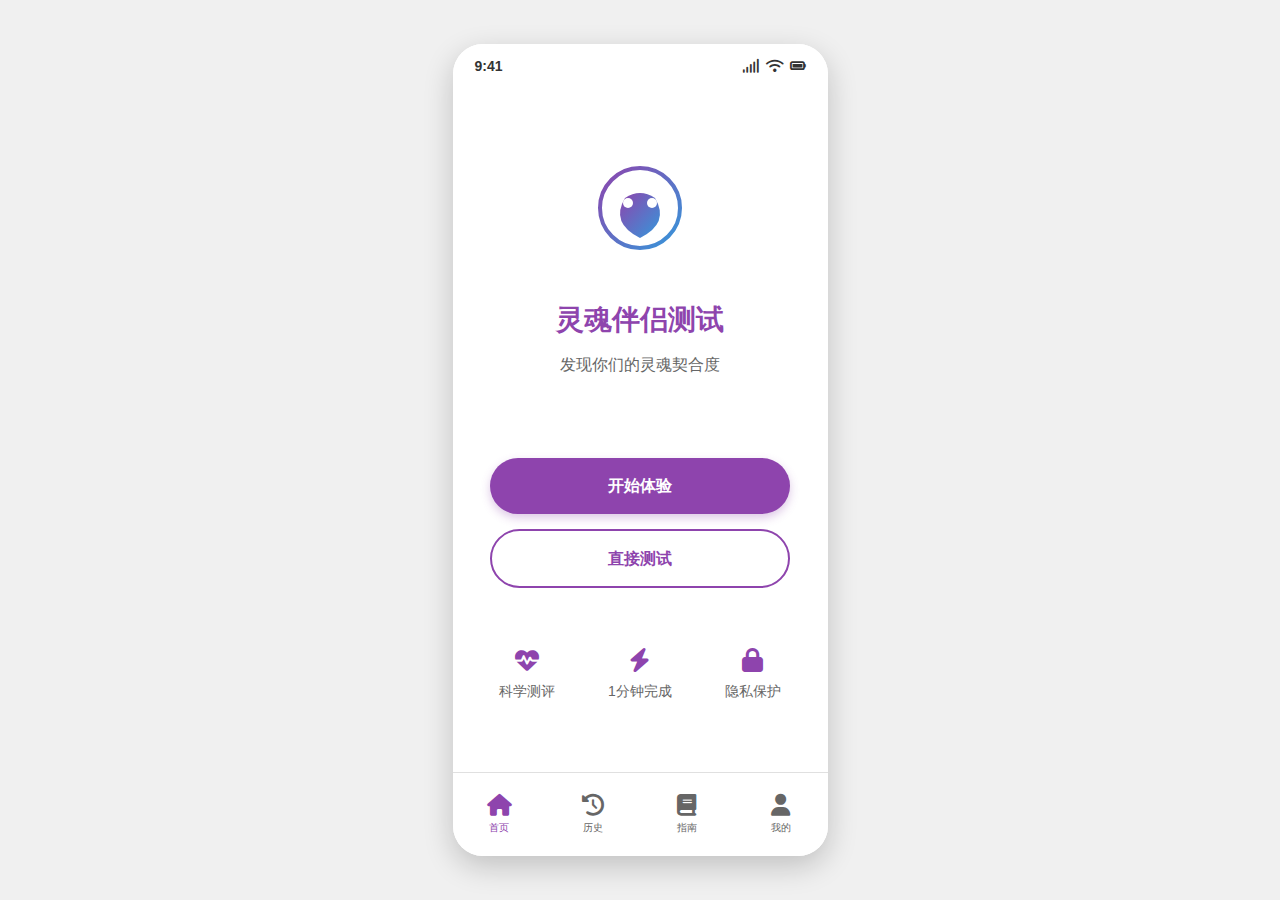
<file: apps/base/index.html>
<!DOCTYPE html>
<html lang="zh">
<head>
    <meta charset="UTF-8">
    <meta name="viewport" content="width=device-width, initial-scale=1.0">
    <title>灵魂伴侣测试</title>
    <link rel="stylesheet" href="css/style.css">
    <link rel="stylesheet" href="https://cdnjs.cloudflare.com/ajax/libs/font-awesome/6.4.0/css/all.min.css">
</head>
<body>
    <div class="mobile-container">
        <!-- Status Bar -->
        <div class="status-bar">
            <div class="status-bar-time">9:41</div>
            <div class="status-bar-icons">
                <i class="fas fa-signal"></i>
                <i class="fas fa-wifi"></i>
                <i class="fas fa-battery-full"></i>
            </div>
        </div>
        
        <div class="splash-screen">
            <div class="logo-container">
                <div class="app-logo">
                    <svg width="100" height="100" viewBox="0 0 100 100" xmlns="http://www.w3.org/2000/svg">
                        <defs>
                            <linearGradient id="grad1" x1="0%" y1="0%" x2="100%" y2="100%">
                                <stop offset="0%" style="stop-color:#8e44ad;stop-opacity:1" />
                                <stop offset="100%" style="stop-color:#3498db;stop-opacity:1" />
                            </linearGradient>
                        </defs>
                        <circle cx="50" cy="50" r="40" fill="white" stroke="url(#grad1)" stroke-width="4" />
                        <path d="M35,40 Q50,30 65,40 Q80,65 50,80 Q20,65 35,40 Z" fill="url(#grad1)" />
                        <circle cx="38" cy="45" r="5" fill="white" />
                        <circle cx="62" cy="45" r="5" fill="white" />
                    </svg>
                </div>
                <h1 class="app-name">灵魂伴侣测试</h1>
                <p class="app-tagline">发现你们的灵魂契合度</p>
            </div>
            
            <div class="action-buttons">
                <a href="onboarding-preview/index.html" class="btn btn-primary pulse-animation">开始体验</a>
                <a href="app/test.html" class="btn btn-secondary">直接测试</a>
            </div>
            
            <div class="feature-highlights">
                <div class="feature">
                    <i class="fas fa-heart-pulse"></i>
                    <span>科学测评</span>
                </div>
                <div class="feature">
                    <i class="fas fa-bolt"></i>
                    <span>1分钟完成</span>
                </div>
                <div class="feature">
                    <i class="fas fa-lock"></i>
                    <span>隐私保护</span>
                </div>
            </div>
        </div>
        
        <!-- Navigation Bar -->
        <div class="nav-bar">
            <a href="#" class="nav-item active">
                <i class="fas fa-home"></i>
                <span>首页</span>
            </a>
            <a href="#" class="nav-item">
                <i class="fas fa-history"></i>
                <span>历史</span>
            </a>
            <a href="#" class="nav-item">
                <i class="fas fa-book"></i>
                <span>指南</span>
            </a>
            <a href="#" class="nav-item">
                <i class="fas fa-user"></i>
                <span>我的</span>
            </a>
        </div>
    </div>
    
    <script>
        // Redirect to onboarding after a brief delay
        setTimeout(() => {
            //window.location.href = 'onboarding-preview/index.html';
        }, 3000);
    </script>
</body>
</html>
</file>
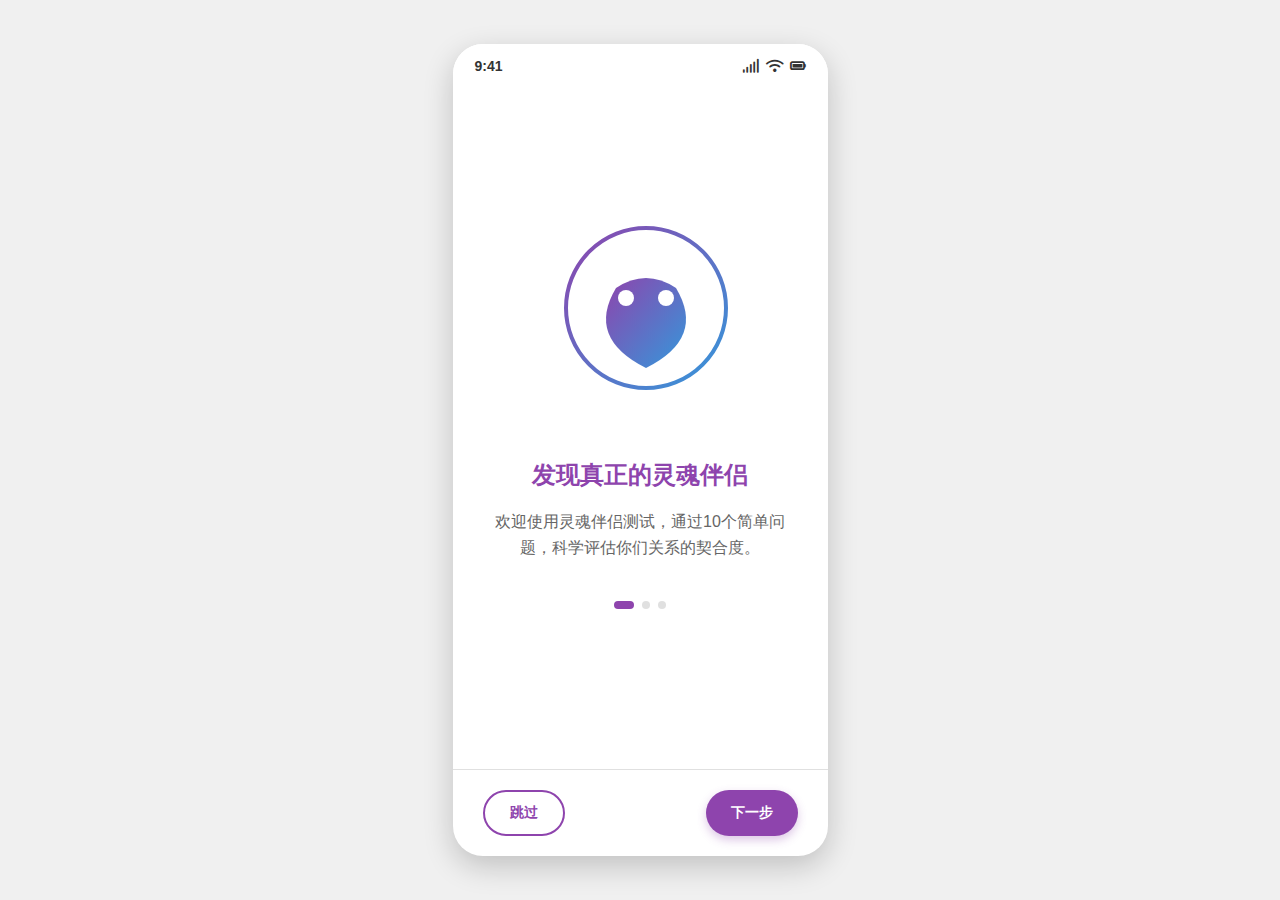
<file: apps/base/onboarding-preview/index.html>
<!DOCTYPE html>
<html lang="zh">
<head>
    <meta charset="UTF-8">
    <meta name="viewport" content="width=device-width, initial-scale=1.0">
    <title>灵魂伴侣测试 - 欢迎</title>
    <link rel="stylesheet" href="../css/style.css">
    <link rel="stylesheet" href="https://cdnjs.cloudflare.com/ajax/libs/font-awesome/6.4.0/css/all.min.css">
</head>
<body>
    <div class="mobile-container">
        <!-- Status Bar -->
        <div class="status-bar">
            <div class="status-bar-time">9:41</div>
            <div class="status-bar-icons">
                <i class="fas fa-signal"></i>
                <i class="fas fa-wifi"></i>
                <i class="fas fa-battery-full"></i>
            </div>
        </div>
        
        <div class="onboarding-container">
            <div class="onboarding-content">
                <div class="onboarding-image">
                    <svg width="200" height="200" viewBox="0 0 200 200" xmlns="http://www.w3.org/2000/svg">
                        <defs>
                            <linearGradient id="grad1" x1="0%" y1="0%" x2="100%" y2="100%">
                                <stop offset="0%" style="stop-color:#8e44ad;stop-opacity:1" />
                                <stop offset="100%" style="stop-color:#3498db;stop-opacity:1" />
                            </linearGradient>
                        </defs>
                        <circle cx="100" cy="100" r="80" fill="white" stroke="url(#grad1)" stroke-width="4" />
                        <path d="M70,80 Q100,60 130,80 Q160,130 100,160 Q40,130 70,80 Z" fill="url(#grad1)" />
                        <circle cx="80" cy="90" r="8" fill="white" />
                        <circle cx="120" cy="90" r="8" fill="white" />
                    </svg>
                </div>
                
                <h2 class="onboarding-title">发现真正的灵魂伴侣</h2>
                <p class="onboarding-description">欢迎使用灵魂伴侣测试，通过10个简单问题，科学评估你们关系的契合度。</p>
                
                <div class="onboarding-pagination">
                    <div class="pagination-dot active"></div>
                    <div class="pagination-dot"></div>
                    <div class="pagination-dot"></div>
                </div>
            </div>
            
            <div class="onboarding-buttons">
                <button class="btn btn-secondary btn-onboarding" onclick="window.location.href='../index.html'">跳过</button>
                <button class="btn btn-primary btn-onboarding" onclick="window.location.href='onboarding2.html'">下一步</button>
            </div>
        </div>
    </div>
    
    <script>
        // Auto redirect to next onboarding page after a delay
        setTimeout(() => {
            window.location.href = 'onboarding2.html';
        }, 3000);
    </script>
</body>
</html>
</file>
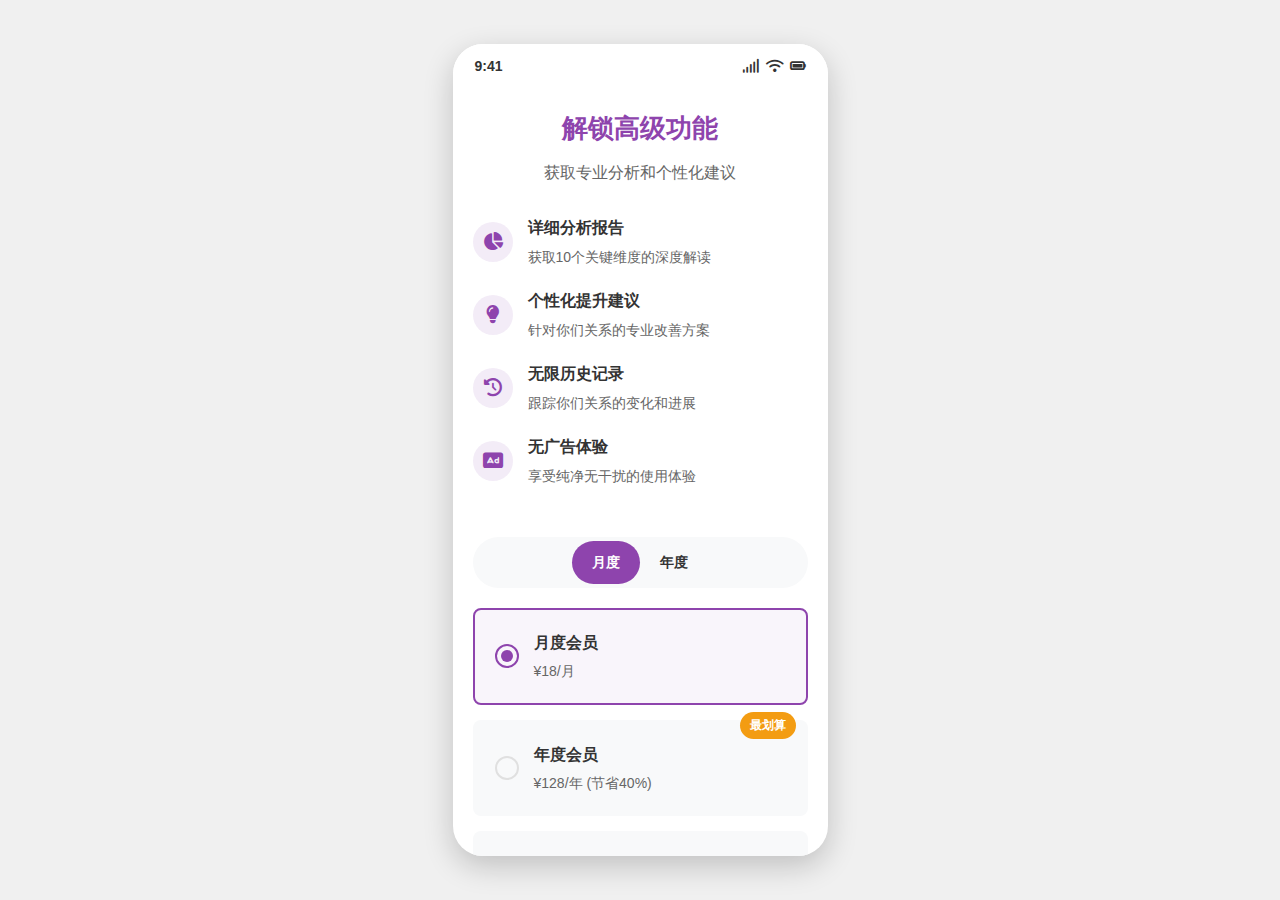
<file: apps/base/paywall-preview/index.html>
<!DOCTYPE html>
<html lang="zh">
<head>
    <meta charset="UTF-8">
    <meta name="viewport" content="width=device-width, initial-scale=1.0">
    <title>灵魂伴侣测试 - 高级版</title>
    <link rel="stylesheet" href="../css/style.css">
    <link rel="stylesheet" href="https://cdnjs.cloudflare.com/ajax/libs/font-awesome/6.4.0/css/all.min.css">
</head>
<body>
    <div class="mobile-container">
        <!-- Status Bar -->
        <div class="status-bar">
            <div class="status-bar-time">9:41</div>
            <div class="status-bar-icons">
                <i class="fas fa-signal"></i>
                <i class="fas fa-wifi"></i>
                <i class="fas fa-battery-full"></i>
            </div>
        </div>
        
        <div class="paywall-container">
            <div class="paywall-header">
                <h1 class="paywall-title">解锁高级功能</h1>
                <p class="paywall-subtitle">获取专业分析和个性化建议</p>
            </div>
            
            <div class="premium-features">
                <div class="premium-feature">
                    <div class="feature-icon">
                        <i class="fas fa-chart-pie"></i>
                    </div>
                    <div class="feature-info">
                        <h3 class="feature-title">详细分析报告</h3>
                        <p class="feature-description">获取10个关键维度的深度解读</p>
                    </div>
                </div>
                
                <div class="premium-feature">
                    <div class="feature-icon">
                        <i class="fas fa-lightbulb"></i>
                    </div>
                    <div class="feature-info">
                        <h3 class="feature-title">个性化提升建议</h3>
                        <p class="feature-description">针对你们关系的专业改善方案</p>
                    </div>
                </div>
                
                <div class="premium-feature">
                    <div class="feature-icon">
                        <i class="fas fa-history"></i>
                    </div>
                    <div class="feature-info">
                        <h3 class="feature-title">无限历史记录</h3>
                        <p class="feature-description">跟踪你们关系的变化和进展</p>
                    </div>
                </div>
                
                <div class="premium-feature">
                    <div class="feature-icon">
                        <i class="fas fa-ad"></i>
                    </div>
                    <div class="feature-info">
                        <h3 class="feature-title">无广告体验</h3>
                        <p class="feature-description">享受纯净无干扰的使用体验</p>
                    </div>
                </div>
            </div>
            
            <div class="subscription-plans">
                <div class="plan-toggle">
                    <div class="plan-option active">月度</div>
                    <div class="plan-option">年度</div>
                </div>
                
                <div class="plan-card selected">
                    <div class="plan-radio"></div>
                    <div class="plan-details">
                        <div class="plan-name">月度会员</div>
                        <div class="plan-price">¥18/月</div>
                    </div>
                </div>
                
                <div class="plan-card">
                    <div class="plan-radio"></div>
                    <div class="plan-details">
                        <div class="plan-name">年度会员</div>
                        <div class="plan-price">¥128/年 (节省40%)</div>
                    </div>
                    <div class="plan-badge">最划算</div>
                </div>
                
                <div class="plan-card">
                    <div class="plan-radio"></div>
                    <div class="plan-details">
                        <div class="plan-name">终身会员</div>
                        <div class="plan-price">¥198 一次性付款</div>
                    </div>
                </div>
            </div>
            
            <div class="paywall-actions">
                <button class="payment-button">立即订阅 ¥18/月</button>
                <p class="terms-text">
                    订阅即表示你同意我们的<a href="#">服务条款</a>和<a href="#">隐私政策</a>。可随时在账户设置中取消订阅。
                </p>
            </div>
            
            <div class="close-paywall">
                <button class="btn-close" onclick="window.location.href='../app/results.html'">暂不需要，返回结果</button>
            </div>
        </div>
    </div>
    
    <script>
        // Plan selection
        const planCards = document.querySelectorAll('.plan-card');
        planCards.forEach(card => {
            card.addEventListener('click', () => {
                // Remove selected class from all cards
                planCards.forEach(c => c.classList.remove('selected'));
                
                // Add selected class to clicked card
                card.classList.add('selected');
                
                // Update button text based on selected plan
                const paymentButton = document.querySelector('.payment-button');
                const planName = card.querySelector('.plan-name').textContent;
                const planPrice = card.querySelector('.plan-price').textContent.split(' ')[0];
                
                paymentButton.textContent = `立即订阅 ${planPrice}`;
            });
        });
        
        // Plan toggle
        const planOptions = document.querySelectorAll('.plan-option');
        planOptions.forEach(option => {
            option.addEventListener('click', () => {
                // Remove active class from all options
                planOptions.forEach(o => o.classList.remove('active'));
                
                // Add active class to clicked option
                option.classList.add('active');
                
                // Here you would typically update the plans displayed
                // This is just a demo so we're not implementing that fully
            });
        });
    </script>
</body>
</html>
</file>
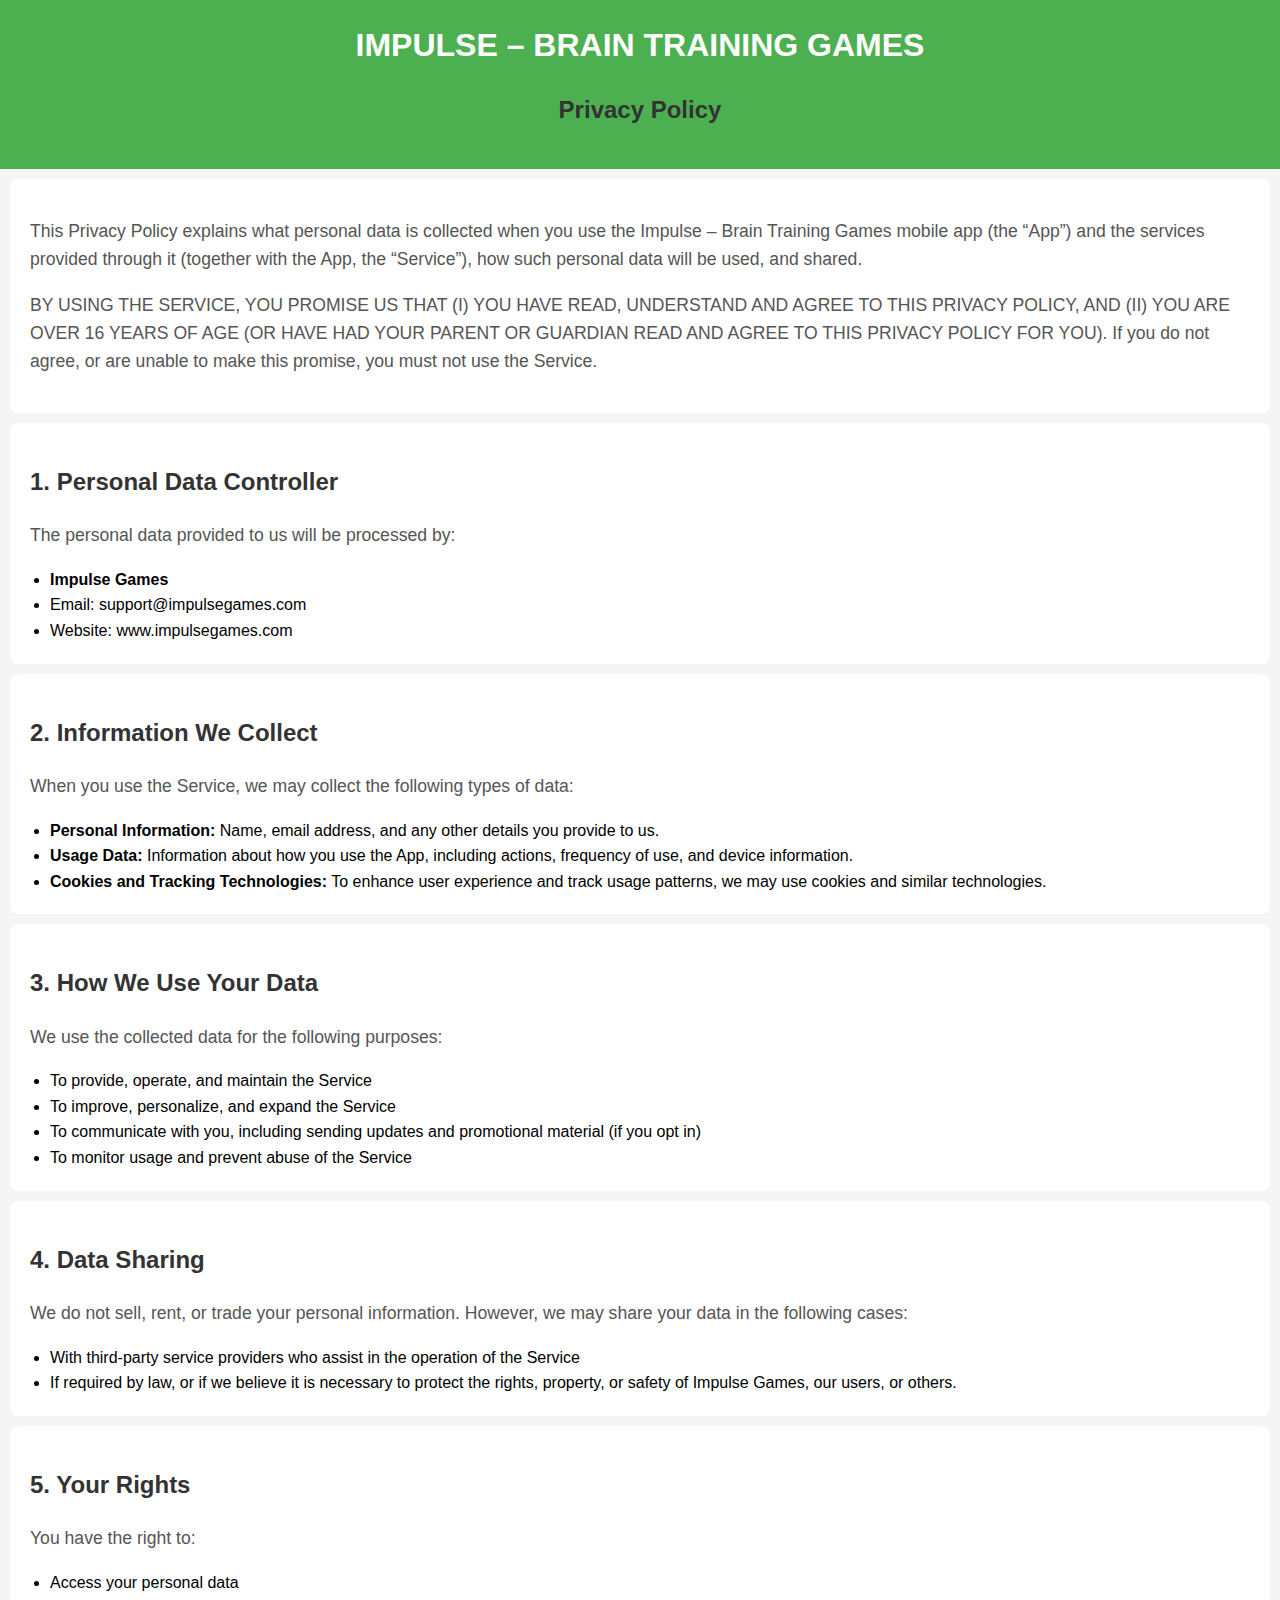
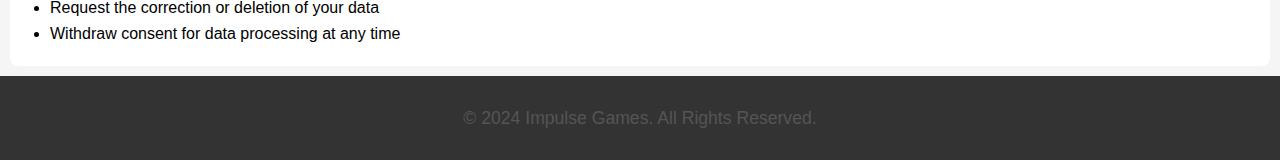
<file: privacy.html>
<!DOCTYPE html>
<html lang="en">

<head>
  <meta charset="UTF-8">
  <meta name="viewport" content="width=device-width, initial-scale=1.0">

  <!-- SEO Meta Tags -->
  <meta name="description" content="Privacy Policy for Impulse - Brain Training Games">
  <meta name="keywords" content="privacy, policy, mobile game, data collection">
  <meta name="author" content="Your Company">
  <meta http-equiv="Content-Language" content="en">

  <!-- Canonical Link -->
  <link rel="canonical" href="https://www.yourwebsite.com/privacy-policy" />

  <!-- Open Graph for Social Media -->
  <meta property="og:title" content="Privacy Policy - Impulse - Brain Training Games">
  <meta property="og:description" content="Read the privacy policy of Impulse - Brain Training Games.">
  <meta property="og:image" content="https://www.yourwebsite.com/privacy-policy-image.jpg">
  <meta property="og:url" content="https://www.yourwebsite.com/privacy-policy">
  <meta property="og:type" content="website">

  <!-- Twitter Card Meta Tags -->
  <meta name="twitter:card" content="summary_large_image">
  <meta name="twitter:title" content="Privacy Policy - Impulse - Brain Training Games">
  <meta name="twitter:description" content="Read the privacy policy of Impulse - Brain Training Games.">
  <meta name="twitter:image" content="https://www.yourwebsite.com/privacy-policy-image.jpg">

  <title>Privacy Policy - Impulse - Brain Training Games</title>

  <style>
    body {
      font-family: Arial, sans-serif;
      margin: 0;
      padding: 0;
      background-color: #f5f5f5;
      line-height: 1.6;
    }
    header {
      text-align: center;
      background-color: #4CAF50;
      color: white;
      padding: 20px;
    }
    header h1 {
      margin: 0;
    }
    section {
      padding: 20px;
      margin: 10px;
      background-color: #fff;
      border-radius: 8px;
    }
    h2 {
      color: #333;
    }
    p {
      color: #555;
      font-size: 1.1em;
    }
    ul {
      margin: 0;
      padding-left: 20px;
    }
    footer {
      text-align: center;
      padding: 10px;
      background-color: #333;
      color: white;
    }
  </style>
</head>

<body>
  <header>
    <h1>IMPULSE – BRAIN TRAINING GAMES</h1>
    <h2>Privacy Policy</h2>
  </header>

  <section>
    <p>This Privacy Policy explains what personal data is collected when you use the Impulse – Brain Training Games mobile app (the “App”) and the services provided through it (together with the App, the “Service”), how such personal data will be used, and shared.</p>
    <p>BY USING THE SERVICE, YOU PROMISE US THAT (I) YOU HAVE READ, UNDERSTAND AND AGREE TO THIS PRIVACY POLICY, AND (II) YOU ARE OVER 16 YEARS OF AGE (OR HAVE HAD YOUR PARENT OR GUARDIAN READ AND AGREE TO THIS PRIVACY POLICY FOR YOU). If you do not agree, or are unable to make this promise, you must not use the Service.</p>
  </section>

  <section>
    <h2>1. Personal Data Controller</h2>
    <p>The personal data provided to us will be processed by:</p>
    <ul>
      <li><strong>Impulse Games</strong></li>
      <li>Email: support@impulsegames.com</li>
      <li>Website: www.impulsegames.com</li>
    </ul>
  </section>

  <section>
    <h2>2. Information We Collect</h2>
    <p>When you use the Service, we may collect the following types of data:</p>
    <ul>
      <li><strong>Personal Information:</strong> Name, email address, and any other details you provide to us.</li>
      <li><strong>Usage Data:</strong> Information about how you use the App, including actions, frequency of use, and device information.</li>
      <li><strong>Cookies and Tracking Technologies:</strong> To enhance user experience and track usage patterns, we may use cookies and similar technologies.</li>
    </ul>
  </section>

  <section>
    <h2>3. How We Use Your Data</h2>
    <p>We use the collected data for the following purposes:</p>
    <ul>
      <li>To provide, operate, and maintain the Service</li>
      <li>To improve, personalize, and expand the Service</li>
      <li>To communicate with you, including sending updates and promotional material (if you opt in)</li>
      <li>To monitor usage and prevent abuse of the Service</li>
    </ul>
  </section>

  <section>
    <h2>4. Data Sharing</h2>
    <p>We do not sell, rent, or trade your personal information. However, we may share your data in the following cases:</p>
    <ul>
      <li>With third-party service providers who assist in the operation of the Service</li>
      <li>If required by law, or if we believe it is necessary to protect the rights, property, or safety of Impulse Games, our users, or others.</li>
    </ul>
  </section>

  <section>
    <h2>5. Your Rights</h2>
    <p>You have the right to:</p>
    <ul>
      <li>Access your personal data</li>
      <li>Request the correction or deletion of your data</li>
      <li>Withdraw consent for data processing at any time</li>
    </ul>
  </section>

  <footer>
    <p>&copy; 2024 Impulse Games. All Rights Reserved.</p>
  </footer>

</body>

</html>
</file>
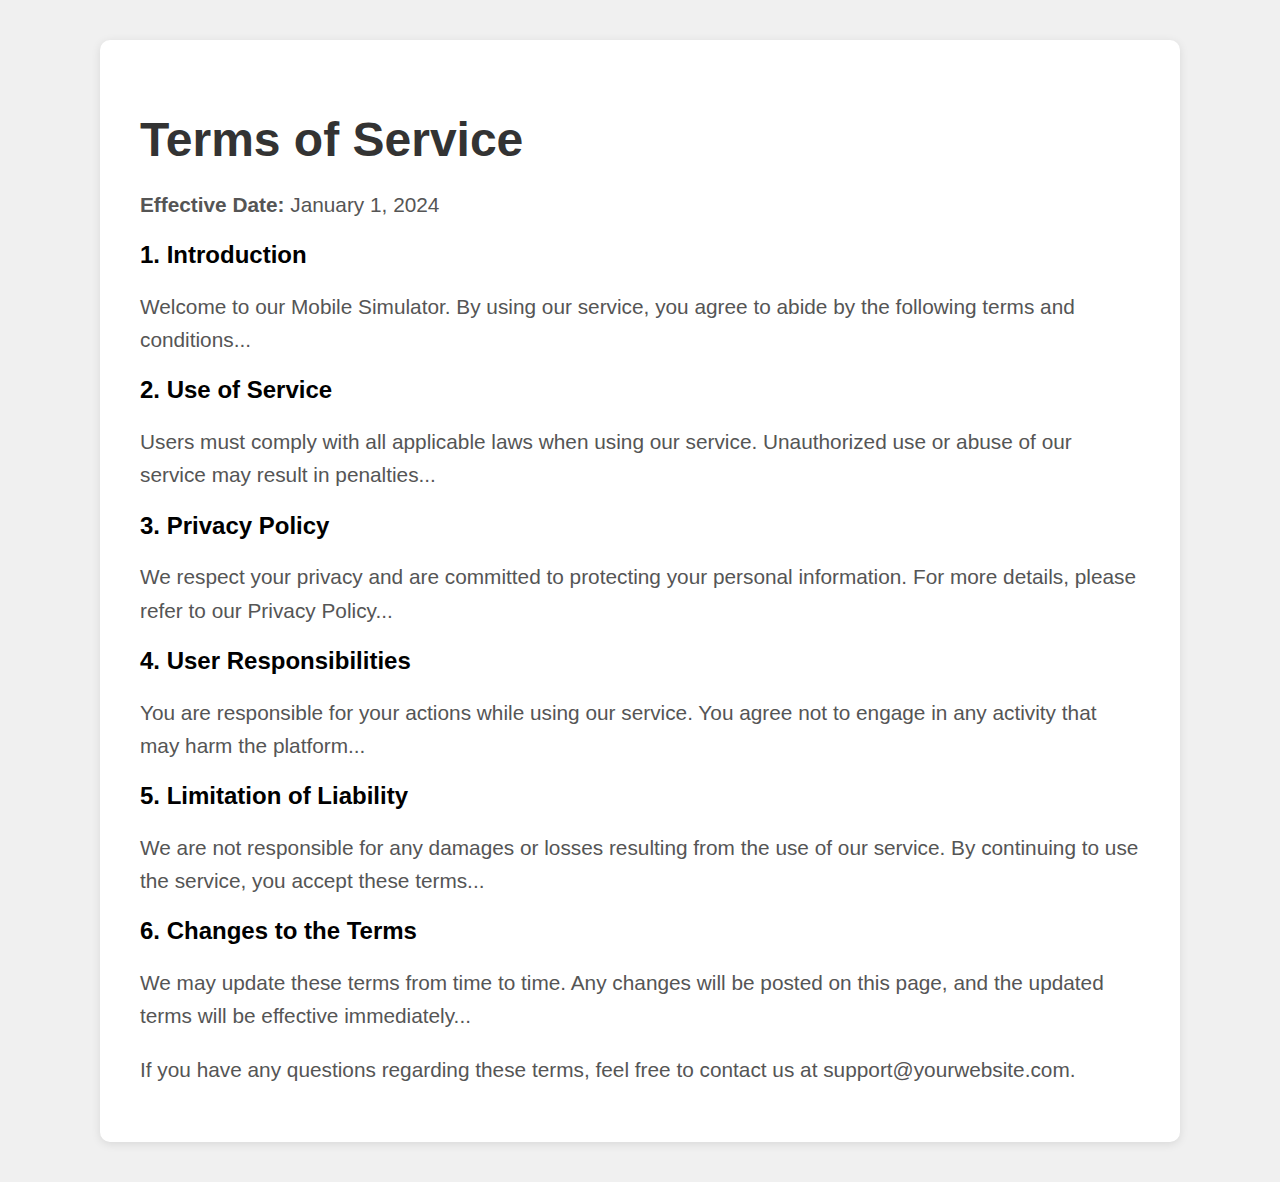
<file: terms.html>
<!DOCTYPE html>
<html lang="en">

<head>
  <meta charset="UTF-8">
  <meta name="viewport" content="width=device-width, initial-scale=1.0">

  <!-- SEO Meta Tags -->
  <meta name="description" content="Read the terms and conditions for using the mobile simulator.">
  <meta name="keywords" content="terms, conditions, mobile, simulator, terms of service">
  <meta name="author" content="Your Name or Company">
  <meta http-equiv="Content-Language" content="en">

  <!-- Canonical Link -->
  <link rel="canonical" href="https://www.yourwebsite.com/terms" />

  <!-- Open Graph for Social Media -->
  <meta property="og:title" content="Terms of Service">
  <meta property="og:description" content="Read the terms and conditions for using the mobile simulator.">
  <meta property="og:image" content="https://www.yourwebsite.com/terms-image.jpg">
  <meta property="og:url" content="https://www.yourwebsite.com/terms">
  <meta property="og:type" content="website">

  <!-- Twitter Card -->
  <meta name="twitter:card" content="summary_large_image">
  <meta name="twitter:title" content="Terms of Service">
  <meta name="twitter:description" content="Read the terms and conditions for using the mobile simulator.">
  <meta name="twitter:image" content="https://www.yourwebsite.com/terms-image.jpg">
  <meta name="twitter:creator" content="@yourtwitterhandle">

  <!-- Favicon -->
  <link rel="icon" href="https://www.yourwebsite.com/favicon.ico" type="image/x-icon">

  <!-- Google Analytics -->
  <script async src="https://www.googletagmanager.com/gtag/js?id=UA-XXXXX-Y"></script>
  <script>
    window.dataLayer = window.dataLayer || [];
    function gtag() {
      dataLayer.push(arguments);
    }
    gtag('js', new Date());
    gtag('config', 'UA-XXXXX-Y');
  </script>

  <!-- Microsoft Clarity -->
  <script type="text/javascript">
    (function(c,l,a,r,i,t,y) {
      window.clarity=window.clarity||function(){(clarity.q=clarity.q||[]).push(arguments)};
      clarity('set', 'anonymizeIP', true);
      i=l.createElement('script');i.async=1;i.src=r;i.type='text/javascript';
      t=l.getElementsByTagName('script')[0];t.parentNode.insertBefore(i,t);
    })(document,window,'script','https://www.clarity.ms/tag/XXXXXX');
  </script>

  <title>Terms of Service</title>

  <style>
    /* Global Styles */
    body {
      margin: 0;
      font-family: Arial, sans-serif;
      background-color: #f0f0f0;
      display: flex;
      justify-content: center;
      align-items: flex-start;
      padding: 20px;
      height: auto;
      text-align: left;
    }

    .terms-container {
      width: 100%;
      max-width: 800px;
      background-color: #fff;
      border-radius: 10px;
      padding: 20px;
      box-shadow: 0 2px 10px rgba(0, 0, 0, 0.1);
    }

    h1 {
      font-size: 2rem;
      color: #333;
      margin-bottom: 20px;
    }

    p {
      font-size: 1.1rem;
      line-height: 1.6;
      color: #555;
      margin-bottom: 15px;
    }

    /* Adjustments for Mobile and PC */
    @media (min-width: 768px) {
      body {
        padding: 40px;
      }

      .terms-container {
        padding: 40px;
      }

      h1 {
        font-size: 2.5rem;
      }

      p {
        font-size: 1.2rem;
      }
    }

    @media (min-width: 1024px) {
      .terms-container {
        max-width: 1000px;
      }

      h1 {
        font-size: 3rem;
      }

      p {
        font-size: 1.3rem;
      }
    }
  </style>
</head>

<body>
  <div class="terms-container">
    <h1>Terms of Service</h1>

    <p><strong>Effective Date:</strong> January 1, 2024</p>

    <h2>1. Introduction</h2>
    <p>Welcome to our Mobile Simulator. By using our service, you agree to abide by the following terms and conditions...</p>

    <h2>2. Use of Service</h2>
    <p>Users must comply with all applicable laws when using our service. Unauthorized use or abuse of our service may result in penalties...</p>

    <h2>3. Privacy Policy</h2>
    <p>We respect your privacy and are committed to protecting your personal information. For more details, please refer to our Privacy Policy...</p>

    <h2>4. User Responsibilities</h2>
    <p>You are responsible for your actions while using our service. You agree not to engage in any activity that may harm the platform...</p>

    <h2>5. Limitation of Liability</h2>
    <p>We are not responsible for any damages or losses resulting from the use of our service. By continuing to use the service, you accept these terms...</p>

    <h2>6. Changes to the Terms</h2>
    <p>We may update these terms from time to time. Any changes will be posted on this page, and the updated terms will be effective immediately...</p>

    <p>If you have any questions regarding these terms, feel free to contact us at support@yourwebsite.com.</p>
  </div>
</body>

</html>
</file>
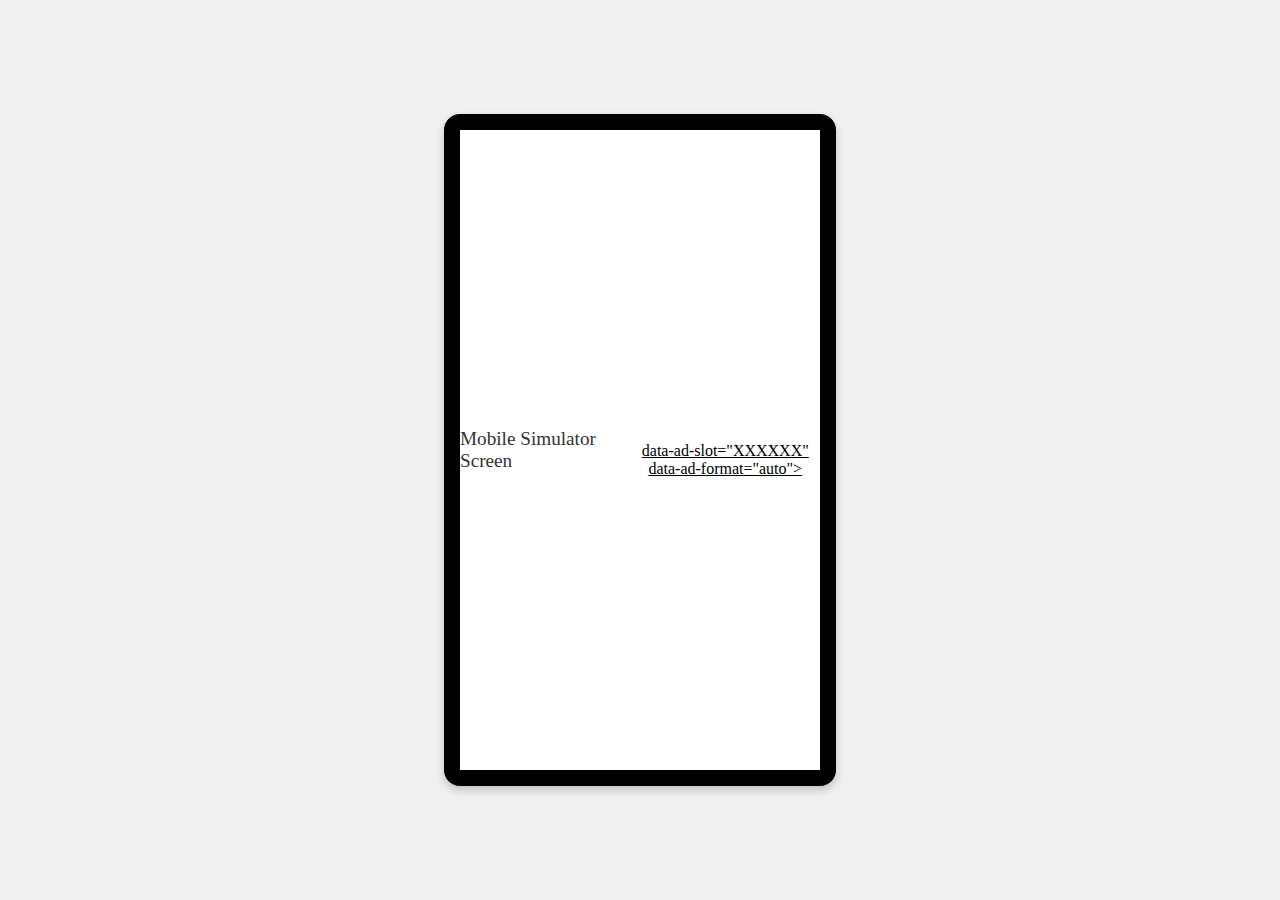
<file: template/index-mobile.html>
<!DOCTYPE html>
<html lang="en">

<head>
  <meta charset="UTF-8">
  <meta name="viewport" content="width=device-width, initial-scale=1.0">

  <!-- SEO Meta Tags -->
  <meta name="description" content="A mobile simulator designed to demonstrate mobile interface design.">
  <meta name="keywords" content="mobile, simulator, mobile design, mobile app">
  <meta name="author" content="Your Name or Company">
  <meta http-equiv="Content-Language" content="en">

  <!-- Canonical Link -->
  <link rel="canonical" href="https://www.yourwebsite.com/mobile-simulator" />

  <!-- Open Graph for Social Media -->
  <meta property="og:title" content="Mobile Simulator">
  <meta property="og:description" content="A mobile simulator designed to demonstrate mobile interface design.">
  <meta property="og:image" content="https://www.yourwebsite.com/mobile-simulator-image.jpg">
  <meta property="og:url" content="https://www.yourwebsite.com/mobile-simulator">
  <meta property="og:type" content="website">

  <!-- Twitter Card Meta Tags -->
  <meta name="twitter:card" content="summary_large_image">
  <meta name="twitter:title" content="Mobile Simulator">
  <meta name="twitter:description" content="A mobile simulator designed to demonstrate mobile interface design.">
  <meta name="twitter:image" content="https://www.yourwebsite.com/mobile-simulator-image.jpg">

  <!-- Hreflang Tags for Multilingual Support -->
  <link rel="alternate" href="https://www.yourwebsite.com/en/mobile-simulator" hreflang="en" />
  <link rel="alternate" href="https://www.yourwebsite.com/es/mobile-simulator" hreflang="es" />
  <link rel="alternate" href="https://www.yourwebsite.com/fr/mobile-simulator" hreflang="fr" />

  <!-- Favicon -->
  <link rel="icon" href="favicon.ico" type="image/x-icon">

  <!-- Structured Data (JSON-LD) -->
  <script type="application/ld+json">
    {
      "@context": "https://schema.org",
      "@type": "WebPage",
      "name": "Mobile Simulator",
      "description": "A mobile simulator designed to demonstrate mobile interface design.",
      "publisher": {
        "@type": "Organization",
        "name": "Your Company Name",
        "logo": {
          "@type": "ImageObject",
          "url": "https://www.yourwebsite.com/logo.jpg"
        }
      },
      "url": "https://www.yourwebsite.com/mobile-simulator"
    }
  </script>

  <!-- Google Analytics (Gtag) -->
  <script async src="https://www.googletagmanager.com/gtag/js?id=UA-XXXXXX-X"></script>
  <script>
    window.dataLayer = window.dataLayer || [];
    function gtag() { dataLayer.push(arguments); }
    gtag('js', new Date());

    gtag('config', 'UA-XXXXXX-X');  // Replace 'UA-XXXXXX-X' with your actual Google Analytics tracking ID
  </script>

  <!-- Microsoft Clarity -->
  <script type="text/javascript">
    (function(c, l, a, r, i, t, y) {
      window.clarity = window.clarity || function() {
        (window.clarity.q = window.clarity.q || []).push(arguments)
      };
      t = l.createElement(a);
      t.async = 1;
      t.src = r;
      t.id = "clarity-script";
      y = l.getElementsByTagName(a)[0];
      y.parentNode.insertBefore(t, y)
    })(document, "script", "https://www.clarity.ms/analytical.js", "https://www.clarity.ms");

    clarity('set', 'user-id', 'YOUR_USER_ID');  // Optionally add user IDs or custom identifiers for session tracking
  </script>

  <!-- Google Ads (AdSense) -->
  <script async src="https://pagead2.googlesyndication.com/pagead/js/adsbygoogle.js"></script>
  <script>
    (adsbygoogle = window.adsbygoogle || []).push({
      google_ad_client: "ca-pub-XXXXXX",  // Replace with your AdSense publisher ID
      enable_page_level_ads: true
    });
  </script>

  <title>Mobile Simulator</title>

  <style>
    body {
      display: flex;
      justify-content: center;
      align-items: center;
      height: 100vh;
      margin: 0;
      background-color: #f0f0f0;
      flex-direction: column;
    }

    .mobile-container {
      width: 360px;
      height: 640px;
      border: 16px solid black; /* Black border around the mobile screen */
      border-radius: 16px; /* Rounded corners */
      display: flex;
      justify-content: center;
      align-items: center;
      background-color: #fff; /* Screen background color */
      box-shadow: 0 4px 8px rgba(0, 0, 0, 0.2); /* Optional shadow effect */
    }

    .mobile-screen {
      width: 90%;
      height: 90%;
      background-color: #fff; /* Background of the mobile content */
      display: flex;
      justify-content: center;
      align-items: center;
      font-size: 1.2em;
      color: #333;
    }

    /* AdSense Ad Style */
    .adsense-ad {
      margin-top: 20px;
      width: 100%;
      text-align: center;
    }
  </style>
</head>

<body>
  <div class="mobile-container">
    <div class="mobile-screen">
      <!-- Content for the mobile simulator screen -->
      <p>Mobile Simulator Screen</p>
    </div>

    <!-- Google AdSense Ad -->
    <div class="adsense-ad">
      <ins class="adsbygoogle"
           style="display:block"
           data-ad-client="ca-pub-XXXXXX"  <!-- Replace with your AdSense publisher ID -->
           data-ad-slot="XXXXXX"           <!-- Replace with your AdSense ad slot ID -->
           data-ad-format="auto"></ins>
      <script>
        (adsbygoogle = window.adsbygoogle || []).push({});
      </script>
    </div>
  </div>
</body>

</html>
</file>
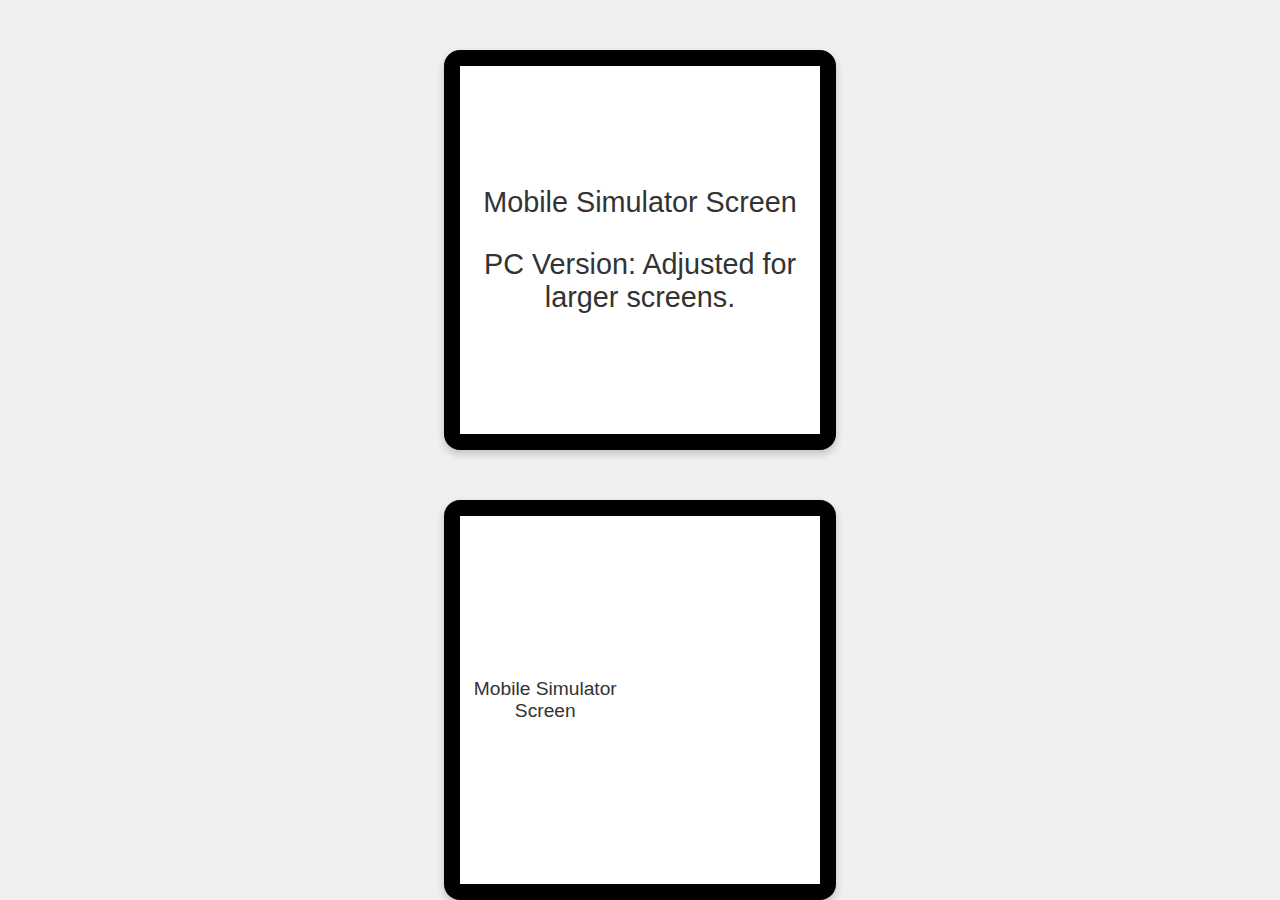
<file: template/index-pwa-mobile.html>
<!DOCTYPE html>
<html lang="en">

<head>
  <meta charset="UTF-8">
  <meta name="viewport" content="width=device-width, initial-scale=1.0">

  <!-- SEO Meta Tags -->
  <meta name="description" content="A mobile simulator designed to demonstrate mobile interface design.">
  <meta name="keywords" content="mobile, simulator, mobile design, mobile app">
  <meta name="author" content="Your Name or Company">
  <meta http-equiv="Content-Language" content="en">

  <!-- Canonical Link -->
  <link rel="canonical" href="https://www.yourwebsite.com/mobile-simulator" />

  <!-- Open Graph for Social Media -->
  <meta property="og:title" content="Mobile Simulator">
  <meta property="og:description" content="A mobile simulator designed to demonstrate mobile interface design.">
  <meta property="og:image" content="https://www.yourwebsite.com/mobile-simulator-image.jpg">
  <meta property="og:url" content="https://www.yourwebsite.com/mobile-simulator">
  <meta property="og:type" content="website">

  <!-- Twitter Card Meta Tags -->
  <meta name="twitter:card" content="summary_large_image">
  <meta name="twitter:title" content="Mobile Simulator">
  <meta name="twitter:description" content="A mobile simulator designed to demonstrate mobile interface design.">
  <meta name="twitter:image" content="https://www.yourwebsite.com/mobile-simulator-image.jpg">

  <!-- Hreflang Tags for Multilingual Support -->
  <link rel="alternate" href="https://www.yourwebsite.com/en/mobile-simulator" hreflang="en" />
  <link rel="alternate" href="https://www.yourwebsite.com/es/mobile-simulator" hreflang="es" />
  <link rel="alternate" href="https://www.yourwebsite.com/fr/mobile-simulator" hreflang="fr" />

  <!-- Favicon -->
  <link rel="icon" href="favicon.ico" type="image/x-icon">

  <!-- Manifest for PWA -->
  <link rel="manifest" href="/manifest.json">
<!DOCTYPE html>
<html lang="en">

<head>
  <meta charset="UTF-8">
  <meta name="viewport" content="width=device-width, initial-scale=1.0">

  <!-- SEO Meta Tags -->
  <meta name="description" content="A mobile simulator designed to demonstrate mobile interface design.">
  <meta name="keywords" content="mobile, simulator, mobile design, mobile app">
  <meta name="author" content="Your Name or Company">
  <meta http-equiv="Content-Language" content="en">

  <!-- Canonical Link -->
  <link rel="canonical" href="https://www.yourwebsite.com/pc-simulator" />

  <!-- Open Graph for Social Media -->
  <meta property="og:title" content="PC Simulator">
  <meta property="og:description" content="A mobile simulator designed to demonstrate mobile interface design.">
  <meta property="og:image" content="https://www.yourwebsite.com/pc-simulator-image.jpg">
  <meta property="og:url" content="https://www.yourwebsite.com/pc-simulator">
  <meta property="og:type" content="website">

  <!-- Twitter Card -->
  <meta name="twitter:card" content="summary_large_image">
  <meta name="twitter:title" content="PC Simulator">
  <meta name="twitter:description" content="A mobile simulator designed to demonstrate mobile interface design.">
  <meta name="twitter:image" content="https://www.yourwebsite.com/pc-simulator-image.jpg">
  <meta name="twitter:creator" content="@yourtwitterhandle">

  <!-- Favicon -->
  <link rel="icon" href="https://www.yourwebsite.com/favicon.ico" type="image/x-icon">

  <!-- PWA -->
  <link rel="manifest" href="/manifest.json">
  <meta name="theme-color" content="#ffffff">
<script>
  if ('serviceWorker' in navigator) {
    window.addEventListener('load', () => {
      navigator.serviceWorker.register('/service-worker.js')
        .then(registration => {
          console.log('Service Worker registered with scope:', registration.scope);
        })
        .catch(error => {
          console.log('Service Worker registration failed:', error);
        });
    });
  }
</script>

  <!-- Google Analytics -->
  <script async src="https://www.googletagmanager.com/gtag/js?id=UA-XXXXX-Y"></script>
  <script>
    window.dataLayer = window.dataLayer || [];
    function gtag() {
      dataLayer.push(arguments);
    }
    gtag('js', new Date());
    gtag('config', 'UA-XXXXX-Y');
  </script>

  <!-- Microsoft Clarity -->
  <script type="text/javascript">
    (function(c,l,a,r,i,t,y) {
      window.clarity=window.clarity||function(){(clarity.q=clarity.q||[]).push(arguments)};
      clarity('set', 'anonymizeIP', true);
      i=l.createElement('script');i.async=1;i.src=r;i.type='text/javascript';
      t=l.getElementsByTagName('script')[0];t.parentNode.insertBefore(i,t);
    })(document,window,'script','https://www.clarity.ms/tag/XXXXXX');
  </script>

  <title>PC Simulator</title>

  <style>
    /* Global Styles */
    body {
      margin: 0;
      font-family: Arial, sans-serif;
      background-color: #f0f0f0;
      display: flex;
      justify-content: center;
      align-items: center;
      height: 100vh;
      text-align: center;
    }

    .mobile-container {
      width: 360px;
      height: 640px;
      border: 16px solid black;
      border-radius: 16px;
      background-color: #fff;
      position: relative;
      display: flex;
      justify-content: center;
      align-items: center;
    }

    .content {
      font-size: 1.2rem;
      color: #333;
    }

    /* Adjustments for PC */
    @media (min-width: 768px) {
      .mobile-container {
        width: 600px;
        height: 1000px;
      }

      .content {
        font-size: 1.5rem;
      }
    }

    @media (min-width: 1024px) {
      .mobile-container {
        width: 800px;
        height: 1400px;
      }

      .content {
        font-size: 1.8rem;
      }
    }

    /* Additional responsiveness for larger screens */
    @media (min-width: 1200px) {
      body {
        justify-content: flex-start;
      }

      .mobile-container {
        margin-top: 50px;
      }
    }
  </style>
</head>

<body>
  <div class="mobile-container">
    <div class="content">
      <p>Mobile Simulator Screen</p>
      <p>PC Version: Adjusted for larger screens.</p>
    </div>
  </div>
</body>

</html>

  <!-- Structured Data (JSON-LD) -->
  <script type="application/ld+json">
    {
      "@context": "https://schema.org",
      "@type": "WebPage",
      "name": "Mobile Simulator",
      "description": "A mobile simulator designed to demonstrate mobile interface design.",
      "publisher": {
        "@type": "Organization",
        "name": "Your Company Name",
        "logo": {
          "@type": "ImageObject",
          "url": "https://www.yourwebsite.com/logo.jpg"
        }
      },
      "url": "https://www.yourwebsite.com/mobile-simulator"
    }
  </script>

  <!-- Google Analytics (Gtag) -->
  <script async src="https://www.googletagmanager.com/gtag/js?id=UA-XXXXXX-X"></script>
  <script>
    window.dataLayer = window.dataLayer || [];
    function gtag() { dataLayer.push(arguments); }
    gtag('js', new Date());

    gtag('config', 'UA-XXXXXX-X');
  </script>

  <!-- Microsoft Clarity -->
  <script type="text/javascript">
    (function(c, l, a, r, i, t, y) {
      window.clarity = window.clarity || function() {
        (window.clarity.q = window.clarity.q || []).push(arguments)
      };
      t = l.createElement(a);
      t.async = 1;
      t.src = r;
      t.id = "clarity-script";
      y = l.getElementsByTagName(a)[0];
      y.parentNode.insertBefore(t, y)
    })(document, "script", "https://www.clarity.ms/analytical.js", "https://www.clarity.ms");

    clarity('set', 'user-id', 'YOUR_USER_ID');
  </script>

  <!-- Google Ads (AdSense) -->
  <script async src="https://pagead2.googlesyndication.com/pagead/js/adsbygoogle.js"></script>
  <script>
    (adsbygoogle = window.adsbygoogle || []).push({
      google_ad_client: "ca-pub-XXXXXX",
      enable_page_level_ads: true
    });
  </script>

  <title>Mobile Simulator</title>

  <style>
    body {
      display: flex;
      justify-content: center;
      align-items: center;
      height: 100vh;
      margin: 0;
      background-color: #f0f0f0;
      flex-direction: column;
    }

    .mobile-container {
      width: 360px;
      height: 640px;
      border: 16px solid black;
      border-radius: 16px;
      display: flex;
      justify-content: center;
      align-items: center;
      background-color: #fff;
      box-shadow: 0 4px 8px rgba(0, 0, 0, 0.2);
    }

    .mobile-screen {
      width: 90%;
      height: 90%;
      background-color: #fff;
      display: flex;
      justify-content: center;
      align-items: center;
      font-size: 1.2em;
      color: #333;
    }

    .adsense-ad {
      margin-top: 20px;
      width: 100%;
      text-align: center;
    }
  </style>
</head>

<body>
  <div class="mobile-container">
    <div class="mobile-screen">
      <p>Mobile Simulator Screen</p>
    </div>

    <div class="adsense-ad">
      <ins class="adsbygoogle"
           style="display:block"
           data-ad-client="ca-pub-XXXXXX"
           data-ad-slot="XXXXXX"
           data-ad-format="auto"></ins>
      <script>
        (adsbygoogle = window.adsbygoogle || []).push({});
      </script>
    </div>
  </div>

  <script>
    // Service Worker registration for PWA
    if ('serviceWorker' in navigator) {
      window.addEventListener('load', function() {
        navigator.serviceWorker.register('/service-worker.js').then(function(registration) {
          console.log('Service Worker registered with scope: ', registration.scope);
        }, function(error) {
          console.log('Service Worker registration failed: ', error);
        });
      });
    }
  </script>
</body>

</html>
</file>
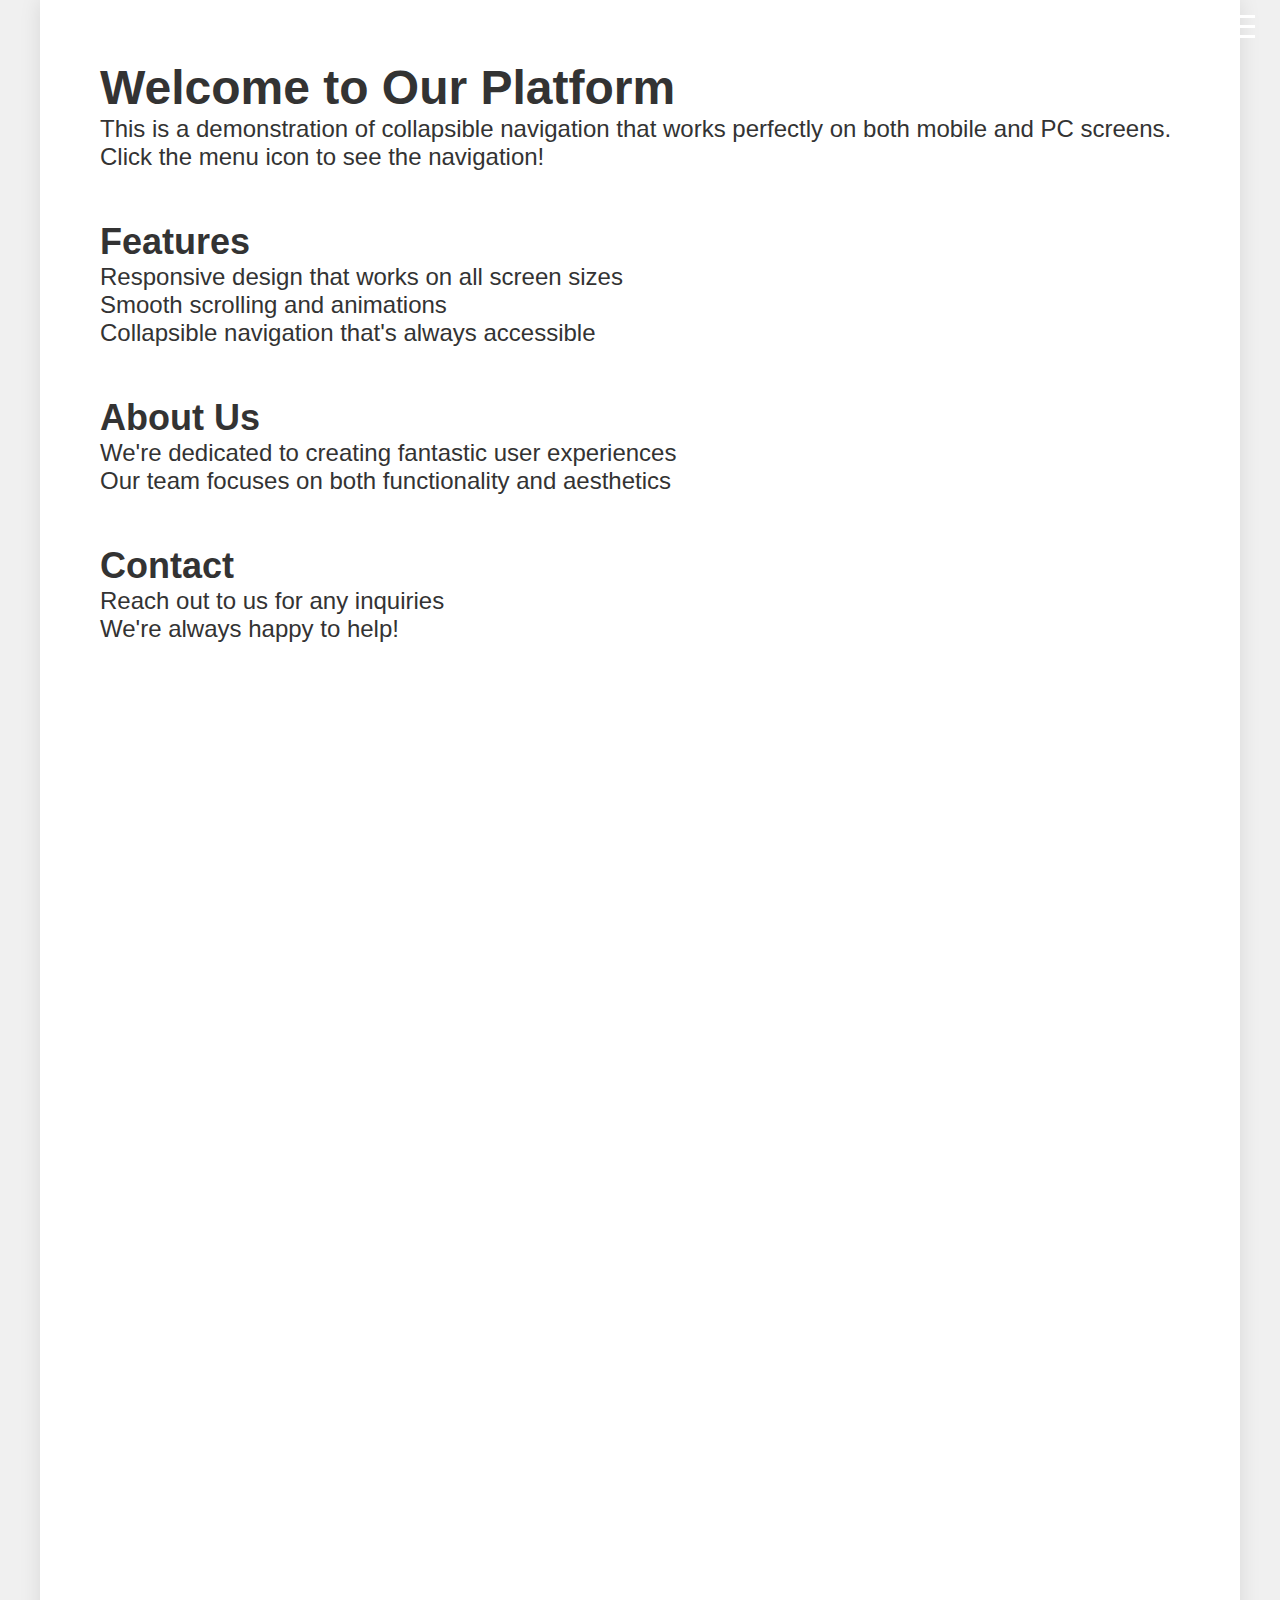
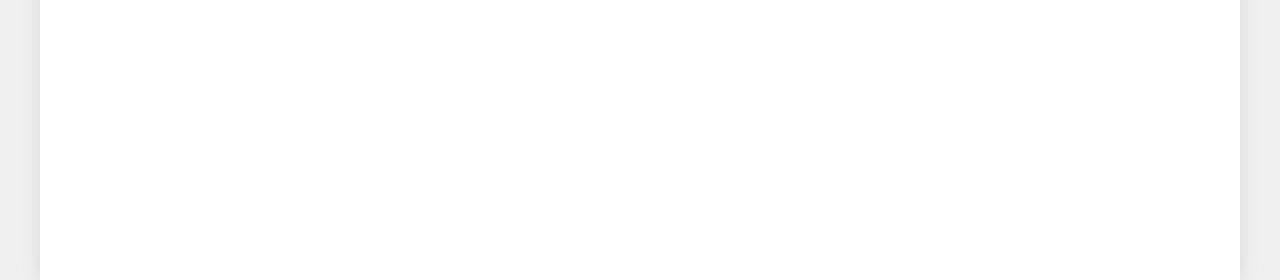
<file: template/index-pwa-sticky-nav.html>
<html><head><base href="/" />
<!DOCTYPE html>
<html lang="en">

<head>
  <meta charset="UTF-8">
  <meta name="viewport" content="width=device-width, initial-scale=1.0">

  <!-- SEO Meta Tags -->
  <meta name="description" content="A mobile simulator designed to demonstrate mobile interface design.">
  <meta name="keywords" content="mobile, simulator, mobile design, mobile app">
  <meta name="author" content="Your Name or Company">
  <meta http-equiv="Content-Language" content="en">

  <!-- Canonical Link -->
  <link rel="canonical" href="https://www.yourwebsite.com/pc-simulator" />

  <!-- Open Graph for Social Media -->
  <meta property="og:title" content="PC Simulator">
  <meta property="og:description" content="A mobile simulator designed to demonstrate mobile interface design.">
  <meta property="og:image" content="https://www.yourwebsite.com/pc-simulator-image.jpg">
  <meta property="og:url" content="https://www.yourwebsite.com/pc-simulator">
  <meta property="og:type" content="website">

  <!-- Twitter Card -->
  <meta name="twitter:card" content="summary_large_image">
  <meta name="twitter:title" content="PC Simulator">
  <meta name="twitter:description" content="A mobile simulator designed to demonstrate mobile interface design.">
  <meta name="twitter:image" content="https://www.yourwebsite.com/pc-simulator-image.jpg">
  <meta name="twitter:creator" content="@yourtwitterhandle">

  <!-- Favicon -->
  <link rel="icon" href="https://www.yourwebsite.com/favicon.ico" type="image/x-icon">

  <!-- PWA -->
  <link rel="manifest" href="/manifest.json">
  <meta name="theme-color" content="#ffffff">

  <title>PC Simulator</title>

  <style>
    /* Global Styles */
    * {
      margin: 0;
      padding: 0;
      box-sizing: border-box;
    }

    body {
      margin: 0;
      font-family: Arial, sans-serif;
      background-color: #f0f0f0;
      min-height: 100vh;
    }

    /* Mobile Container */
    .mobile-container {
      width: 100%;
      min-height: 100vh;
      background-color: #fff;
      position: relative;
      display: flex;
      flex-direction: column;
    }

    .content {
      font-size: 1.2rem;
      color: #333;
      padding: 20px;
      flex-grow: 1;
    }

    /* Hamburger Menu */
    .menu-toggle {
      display: block;
      position: fixed;
      top: 15px;
      right: 15px;
      z-index: 1001;
      cursor: pointer;
      padding: 10px;
    }

    .hamburger {
      width: 30px;
      height: 3px;
      background-color: white;
      position: relative;
      transition: all 0.3s ease-in-out;
    }

    .hamburger::before,
    .hamburger::after {
      content: '';
      position: absolute;
      width: 30px;
      height: 3px;
      background-color: white;
      transition: all 0.3s ease-in-out;
    }

    .hamburger::before {
      transform: translateY(-10px);
    }

    .hamburger::after {
      transform: translateY(10px);
    }

    /* Hamburger Animation */
    .menu-toggle.active .hamburger {
      background-color: transparent;
    }

    .menu-toggle.active .hamburger::before {
      transform: rotate(45deg);
    }

    .menu-toggle.active .hamburger::after {
      transform: rotate(-45deg);
    }

    /* Sticky Navigation */
    .nav-container {
      position: fixed;
      top: 0;
      left: -100%;
      width: 250px;
      height: 100vh;
      background-color: #333;
      color: white;
      padding: 60px 0;
      transition: left 0.3s ease-in-out;
      z-index: 1000;
      box-shadow: 2px 0 5px rgba(0,0,0,0.2);
    }

    .nav-container.active {
      left: 0;
    }

    .nav-container a {
      color: white;
      text-decoration: none;
      font-size: 1.2rem;
      padding: 15px 25px;
      display: block;
      transition: background-color 0.3s ease;
    }

    .nav-container a:hover {
      background-color: #444;
      color: #00ff9d;
    }

    /* Long content for scroll testing */
    .scroll-content {
      height: 200vh;
      padding: 20px;
    }

    /* PC Styles */
    @media (min-width: 768px) {
      .mobile-container {
        max-width: 1200px;
        margin: 0 auto;
        min-height: 100vh;
        border: none;
        box-shadow: 0 0 20px rgba(0,0,0,0.1);
      }

      .nav-container {
        width: 300px;
      }

      .nav-container a {
        font-size: 1.4rem;
        padding: 20px 30px;
      }

      .content {
        font-size: 1.5rem;
        padding: 40px;
      }
    }

    /* Overlay */
    .overlay {
      position: fixed;
      top: 0;
      left: 0;
      width: 100%;
      height: 100%;
      background-color: rgba(0,0,0,0.5);
      display: none;
      z-index: 999;
    }

    .overlay.active {
      display: block;
    }

    /* Scroll Progress Indicator */
    .scroll-progress {
      height: 3px;
      background: linear-gradient(to right, #00ff9d, #00b8ff);
      position: fixed;
      top: 0;
      left: 0;
      z-index: 1001;
      transition: width 0.1s ease;
    }
  </style>
</head>

<body>
  <!-- Scroll Progress Indicator -->
  <div class="scroll-progress"></div>

  <!-- Hamburger Menu -->
  <div class="menu-toggle">
    <div class="hamburger"></div>
  </div>

  <!-- Overlay -->
  <div class="overlay"></div>

  <div class="mobile-container">
    <nav class="nav-container">
      <a href="https://example.com/home">Home</a>
      <a href="https://example.com/features">Features</a>
      <a href="https://example.com/about">About</a>
      <a href="https://example.com/contact">Contact</a>
    </nav>

    <div class="content">
      <div class="scroll-content">
        <h1>Welcome to Our Platform</h1>
        <p>This is a demonstration of collapsible navigation that works perfectly on both mobile and PC screens.</p>
        <p>Click the menu icon to see the navigation!</p>
        
        <!-- Adding more content to ensure scrollability -->
        <div style="margin-top: 50px;">
          <h2>Features</h2>
          <p>Responsive design that works on all screen sizes</p>
          <p>Smooth scrolling and animations</p>
          <p>Collapsible navigation that's always accessible</p>
        </div>

        <div style="margin-top: 50px;">
          <h2>About Us</h2>
          <p>We're dedicated to creating fantastic user experiences</p>
          <p>Our team focuses on both functionality and aesthetics</p>
        </div>

        <div style="margin-top: 50px;">
          <h2>Contact</h2>
          <p>Reach out to us for any inquiries</p>
          <p>We're always happy to help!</p>
        </div>
      </div>
    </div>
  </div>

  <script>
    // Menu Toggle Functionality
    const menuToggle = document.querySelector('.menu-toggle');
    const navContainer = document.querySelector('.nav-container');
    const overlay = document.querySelector('.overlay');

    menuToggle.addEventListener('click', () => {
      menuToggle.classList.toggle('active');
      navContainer.classList.toggle('active');
      overlay.classList.toggle('active');
    });

    // Close menu when clicking overlay
    overlay.addEventListener('click', () => {
      menuToggle.classList.remove('active');
      navContainer.classList.remove('active');
      overlay.classList.remove('active');
    });

    // Close menu when clicking a nav link
    document.querySelectorAll('.nav-container a').forEach(link => {
      link.addEventListener('click', () => {
        menuToggle.classList.remove('active');
        navContainer.classList.remove('active');
        overlay.classList.remove('active');
      });
    });

    // Scroll Progress
    window.onscroll = function() {
      const winScroll = document.body.scrollTop || document.documentElement.scrollTop;
      const height = document.documentElement.scrollHeight - document.documentElement.clientHeight;
      const scrolled = (winScroll / height) * 100;
      document.querySelector(".scroll-progress").style.width = scrolled + "%";
    };
  </script>

  <!-- Service Worker Registration -->
  <script>
    if ('serviceWorker' in navigator) {
      window.addEventListener('load', () => {
        navigator.serviceWorker.register('/service-worker.js')
          .then(registration => {
            console.log('Service Worker registered with scope:', registration.scope);
          })
          .catch(error => {
            console.log('Service Worker registration failed:', error);
          });
      });
    }
  </script>
</body>

</html>
</html>
</file>
<file: apps/base/css/style.css>
:root {
    --primary-color: #8e44ad;
    --primary-light: #9b59b6;
    --primary-dark: #703688;
    --secondary-color: #3498db;
    --accent-color: #f39c12;
    --text-color: #333;
    --text-light: #666;
    --text-secondary: #777;
    --text-white: #fff;
    --bg-color: #fff;
    --bg-light: #f8f9fa;
    --bg-dark: #f1f1f1;
    --border-color: #e0e0e0;
    --success-color: #2ecc71;
    --warning-color: #f39c12;
    --error-color: #e74c3c;
    --shadow: 0 2px 10px rgba(0, 0, 0, 0.1);
    --border-radius: 8px;
    --transition: all 0.3s ease;
}

* {
    margin: 0;
    padding: 0;
    box-sizing: border-box;
}

body {
    font-family: 'SF Pro Display', 'Segoe UI', Roboto, Oxygen, Ubuntu, Cantarell, 'Open Sans', 'Helvetica Neue', sans-serif;
    color: var(--text-color);
    line-height: 1.6;
    background-color: #f0f0f0;
    display: flex;
    justify-content: center;
    align-items: center;
    min-height: 100vh;
}

.mobile-container {
    width: 375px;
    height: 812px;
    background-color: var(--bg-color);
    position: relative;
    overflow: hidden;
    border-radius: 30px;
    box-shadow: 0 10px 30px rgba(0, 0, 0, 0.2);
}

/* Status Bar */
.status-bar {
    height: 44px;
    background-color: var(--bg-color);
    display: flex;
    justify-content: space-between;
    align-items: center;
    padding: 0 22px;
    font-size: 14px;
    font-weight: 600;
}

.status-bar-icons {
    display: flex;
    gap: 6px;
}

/* Navigation Bar */
.nav-bar {
    position: absolute;
    bottom: 0;
    left: 0;
    right: 0;
    height: 84px;
    background-color: var(--bg-color);
    display: flex;
    justify-content: space-around;
    align-items: center;
    border-top: 1px solid var(--border-color);
}

.nav-item {
    display: flex;
    flex-direction: column;
    align-items: center;
    color: var(--text-light);
    text-decoration: none;
    font-size: 10px;
    padding: 10px 0;
    width: 25%;
    transition: var(--transition);
}

.nav-item i {
    font-size: 22px;
    margin-bottom: 4px;
}

.nav-item.active {
    color: var(--primary-color);
}

/* Splash Screen */
.splash-screen {
    display: flex;
    flex-direction: column;
    justify-content: center;
    align-items: center;
    height: calc(100% - 44px - 84px);
    padding: 20px;
    text-align: center;
}

.logo-container {
    margin-bottom: 40px;
}

.app-logo {
    width: 120px;
    height: 120px;
    margin: 0 auto 20px;
}

.app-name {
    font-size: 28px;
    font-weight: 700;
    color: var(--primary-color);
    margin-bottom: 10px;
}

.app-tagline {
    font-size: 16px;
    color: var(--text-light);
    margin-bottom: 40px;
}

.action-buttons {
    display: flex;
    flex-direction: column;
    gap: 15px;
    width: 100%;
    max-width: 300px;
    margin-bottom: 40px;
}

.btn {
    display: inline-block;
    padding: 15px 30px;
    border-radius: 50px;
    font-weight: 600;
    text-align: center;
    cursor: pointer;
    transition: var(--transition);
    font-size: 16px;
    border: none;
    text-decoration: none;
}

.btn-primary {
    background-color: var(--primary-color);
    color: var(--text-white);
    box-shadow: 0 4px 10px rgba(142, 68, 173, 0.3);
}

.btn-primary:hover, .btn-primary:focus {
    background-color: var(--primary-dark);
    transform: translateY(-2px);
    box-shadow: 0 6px 12px rgba(142, 68, 173, 0.4);
}

.btn-secondary {
    background-color: transparent;
    color: var(--primary-color);
    border: 2px solid var(--primary-color);
}

.btn-secondary:hover, .btn-secondary:focus {
    background-color: rgba(142, 68, 173, 0.05);
}

.feature-highlights {
    display: flex;
    justify-content: space-around;
    width: 100%;
    margin-top: 20px;
}

.feature {
    display: flex;
    flex-direction: column;
    align-items: center;
    gap: 8px;
}

.feature i {
    font-size: 24px;
    color: var(--primary-color);
}

.feature span {
    font-size: 14px;
    color: var(--text-light);
    font-weight: 500;
}

/* Animation */
.pulse-animation {
    animation: pulse 2s infinite;
}

@keyframes pulse {
    0% {
        box-shadow: 0 0 0 0 rgba(142, 68, 173, 0.4);
    }
    70% {
        box-shadow: 0 0 0 10px rgba(142, 68, 173, 0);
    }
    100% {
        box-shadow: 0 0 0 0 rgba(142, 68, 173, 0);
    }
}

/* Test screens */
.test-container {
    height: calc(100% - 44px - 84px);
    padding: 20px;
    display: flex;
    flex-direction: column;
}

.test-header {
    text-align: center;
    margin-bottom: 30px;
}

.test-title {
    font-size: 24px;
    font-weight: 700;
    color: var(--primary-color);
    margin-bottom: 10px;
}

.test-subtitle {
    font-size: 14px;
    color: var(--text-light);
}

.progress-container {
    width: 100%;
    height: 6px;
    background-color: var(--bg-dark);
    border-radius: 3px;
    margin-bottom: 30px;
}

.progress-bar {
    height: 100%;
    background-color: var(--primary-color);
    border-radius: 3px;
    width: 30%; /* Adjust based on progress */
}

.question-card {
    background-color: var(--bg-light);
    border-radius: var(--border-radius);
    padding: 25px;
    margin-bottom: 30px;
    box-shadow: var(--shadow);
}

.question-number {
    font-size: 14px;
    color: var(--text-light);
    margin-bottom: 10px;
}

.question-text {
    font-size: 18px;
    font-weight: 600;
    margin-bottom: 25px;
}

.question-options {
    display: flex;
    flex-direction: column;
    gap: 15px;
}

.option {
    background-color: var(--bg-color);
    border: 1px solid var(--border-color);
    border-radius: var(--border-radius);
    padding: 15px;
    display: flex;
    align-items: center;
    cursor: pointer;
    transition: var(--transition);
}

.option:hover {
    border-color: var(--primary-light);
    background-color: rgba(142, 68, 173, 0.05);
}

.option.selected {
    border-color: var(--primary-color);
    background-color: rgba(142, 68, 173, 0.1);
}

.option-radio {
    width: 20px;
    height: 20px;
    border-radius: 50%;
    border: 2px solid var(--border-color);
    margin-right: 15px;
    display: flex;
    justify-content: center;
    align-items: center;
}

.option.selected .option-radio {
    border-color: var(--primary-color);
}

.option.selected .option-radio::after {
    content: '';
    width: 10px;
    height: 10px;
    border-radius: 50%;
    background-color: var(--primary-color);
}

.option-text {
    font-size: 16px;
}

.test-nav-buttons {
    margin-top: auto;
    display: flex;
    justify-content: space-between;
}

.btn-test-nav {
    padding: 12px 25px;
    font-size: 14px;
}

/* Results Screen */
.results-container {
    height: calc(100% - 44px - 84px);
    padding: 20px;
    display: flex;
    flex-direction: column;
    text-align: center;
}

.results-header {
    margin-bottom: 30px;
}

.results-title {
    font-size: 28px;
    font-weight: 700;
    color: var(--primary-color);
    margin-bottom: 10px;
}

.results-subtitle {
    font-size: 16px;
    color: var(--text-light);
}

.score-card {
    background-color: var(--bg-light);
    border-radius: var(--border-radius);
    padding: 25px;
    margin-bottom: 30px;
    box-shadow: var(--shadow);
    position: relative;
    overflow: hidden;
}

.score-label {
    font-size: 16px;
    color: var(--text-light);
    margin-bottom: 15px;
}

.score-value {
    font-size: 72px;
    font-weight: 700;
    color: var(--primary-color);
    margin-bottom: 10px;
    position: relative;
    z-index: 1;
}

.score-max {
    font-size: 24px;
    color: var(--text-light);
}

.score-chart {
    position: absolute;
    top: 0;
    left: 0;
    width: 100%;
    height: 100%;
    display: flex;
    justify-content: center;
    align-items: center;
    opacity: 0.1;
}

.score-interpretation {
    font-size: 18px;
    font-weight: 600;
    color: var(--primary-color);
    margin-bottom: 30px;
}

.results-details {
    background-color: var(--bg-light);
    border-radius: var(--border-radius);
    padding: 20px;
    margin-bottom: 30px;
    text-align: left;
}

.details-title {
    font-size: 18px;
    font-weight: 600;
    margin-bottom: 15px;
    color: var(--primary-color);
}

.details-text {
    font-size: 14px;
    line-height: 1.6;
    color: var(--text-color);
}

.results-actions {
    display: flex;
    flex-direction: column;
    gap: 15px;
    margin-top: auto;
}

.share-text {
    font-size: 14px;
    color: var(--text-light);
    margin-bottom: 15px;
}

.social-share {
    display: flex;
    justify-content: center;
    gap: 20px;
    margin-bottom: 20px;
}

.social-icon {
    width: 40px;
    height: 40px;
    border-radius: 50%;
    background-color: var(--bg-light);
    display: flex;
    justify-content: center;
    align-items: center;
    font-size: 20px;
    color: var(--text-secondary);
    transition: var(--transition);
}

.social-icon:hover {
    transform: scale(1.1);
    background-color: var(--primary-light);
    color: var(--text-white);
}

/* Onboarding */
.onboarding-container {
    height: calc(100% - 44px);
    display: flex;
    flex-direction: column;
}

.onboarding-content {
    flex: 1;
    display: flex;
    flex-direction: column;
    justify-content: center;
    padding: 30px;
    text-align: center;
}

.onboarding-image {
    width: 60%;
    max-width: 250px;
    margin: 0 auto 40px;
}

.onboarding-title {
    font-size: 24px;
    font-weight: 700;
    color: var(--primary-color);
    margin-bottom: 15px;
}

.onboarding-description {
    font-size: 16px;
    color: var(--text-light);
    margin-bottom: 40px;
    line-height: 1.6;
}

.onboarding-pagination {
    display: flex;
    justify-content: center;
    gap: 8px;
    margin-bottom: 40px;
}

.pagination-dot {
    width: 8px;
    height: 8px;
    border-radius: 50%;
    background-color: var(--border-color);
}

.pagination-dot.active {
    background-color: var(--primary-color);
    width: 20px;
    border-radius: 4px;
}

.onboarding-buttons {
    display: flex;
    justify-content: space-between;
    padding: 20px 30px;
    border-top: 1px solid var(--border-color);
}

.btn-onboarding {
    padding: 12px 25px;
    font-size: 14px;
}

/* Paywall */
.paywall-container {
    height: calc(100% - 44px);
    padding: 20px;
    display: flex;
    flex-direction: column;
}

.paywall-header {
    text-align: center;
    margin-bottom: 30px;
}

.paywall-title {
    font-size: 26px;
    font-weight: 700;
    color: var(--primary-color);
    margin-bottom: 10px;
}

.paywall-subtitle {
    font-size: 16px;
    color: var(--text-light);
}

.premium-features {
    margin-bottom: 30px;
}

.premium-feature {
    display: flex;
    align-items: center;
    margin-bottom: 20px;
}

.feature-icon {
    width: 40px;
    height: 40px;
    border-radius: 50%;
    background-color: rgba(142, 68, 173, 0.1);
    display: flex;
    justify-content: center;
    align-items: center;
    margin-right: 15px;
    color: var(--primary-color);
    font-size: 18px;
}

.feature-info {
    flex: 1;
}

.feature-title {
    font-size: 16px;
    font-weight: 600;
    margin-bottom: 5px;
}

.feature-description {
    font-size: 14px;
    color: var(--text-light);
}

.subscription-plans {
    margin-bottom: 30px;
}

.plan-toggle {
    display: flex;
    justify-content: center;
    margin-bottom: 20px;
    background-color: var(--bg-light);
    border-radius: 50px;
    padding: 4px;
}

.plan-option {
    padding: 10px 20px;
    border-radius: 50px;
    font-size: 14px;
    font-weight: 600;
    cursor: pointer;
    transition: var(--transition);
}

.plan-option.active {
    background-color: var(--primary-color);
    color: var(--text-white);
}

.plan-card {
    background-color: var(--bg-light);
    border-radius: var(--border-radius);
    padding: 20px;
    margin-bottom: 15px;
    border: 2px solid transparent;
    cursor: pointer;
    transition: var(--transition);
    position: relative;
    display: flex;
    align-items: center;
}

.plan-card.selected {
    border-color: var(--primary-color);
    background-color: rgba(142, 68, 173, 0.05);
}

.plan-radio {
    width: 24px;
    height: 24px;
    border-radius: 50%;
    border: 2px solid var(--border-color);
    margin-right: 15px;
    display: flex;
    justify-content: center;
    align-items: center;
}

.plan-card.selected .plan-radio {
    border-color: var(--primary-color);
}

.plan-card.selected .plan-radio::after {
    content: '';
    width: 12px;
    height: 12px;
    border-radius: 50%;
    background-color: var(--primary-color);
}

.plan-details {
    flex: 1;
}

.plan-name {
    font-size: 16px;
    font-weight: 600;
    margin-bottom: 5px;
}

.plan-price {
    font-size: 14px;
    color: var(--text-light);
}

.plan-badge {
    position: absolute;
    top: -10px;
    right: 10px;
    background-color: var(--accent-color);
    color: var(--text-white);
    font-size: 12px;
    padding: 4px 10px;
    border-radius: 20px;
    font-weight: 600;
}

.paywall-actions {
    margin-top: auto;
}

.payment-button {
    width: 100%;
    padding: 15px;
    background-color: var(--primary-color);
    color: var(--text-white);
    border: none;
    border-radius: var(--border-radius);
    font-size: 16px;
    font-weight: 600;
    cursor: pointer;
    transition: var(--transition);
    margin-bottom: 15px;
}

.payment-button:hover {
    background-color: var(--primary-dark);
}

.terms-text {
    font-size: 12px;
    color: var(--text-light);
    text-align: center;
}

.terms-text a {
    color: var(--primary-color);
    text-decoration: none;
}

.close-paywall {
    text-align: center;
    margin-top: 20px;
}

.btn-close {
    background: none;
    border: none;
    font-size: 14px;
    color: var(--text-secondary);
    cursor: pointer;
    text-decoration: underline;
}
</file>
